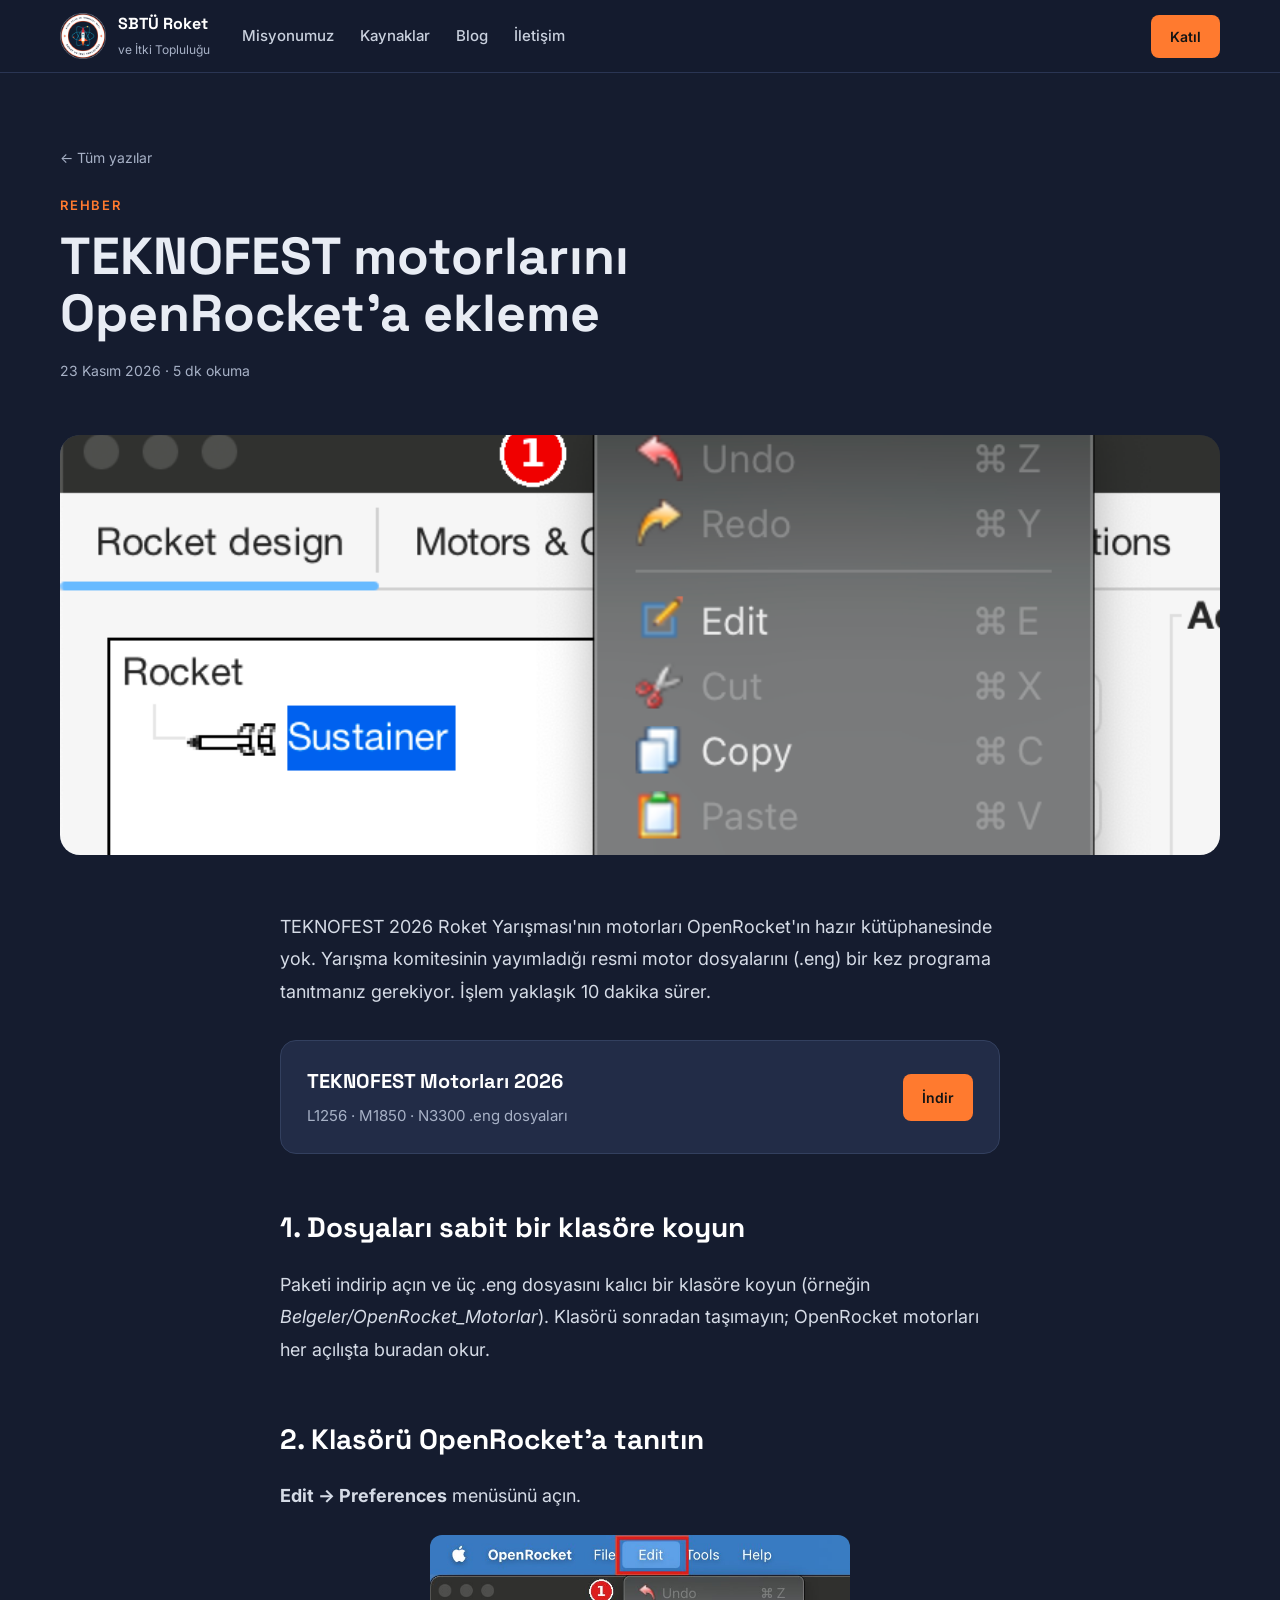
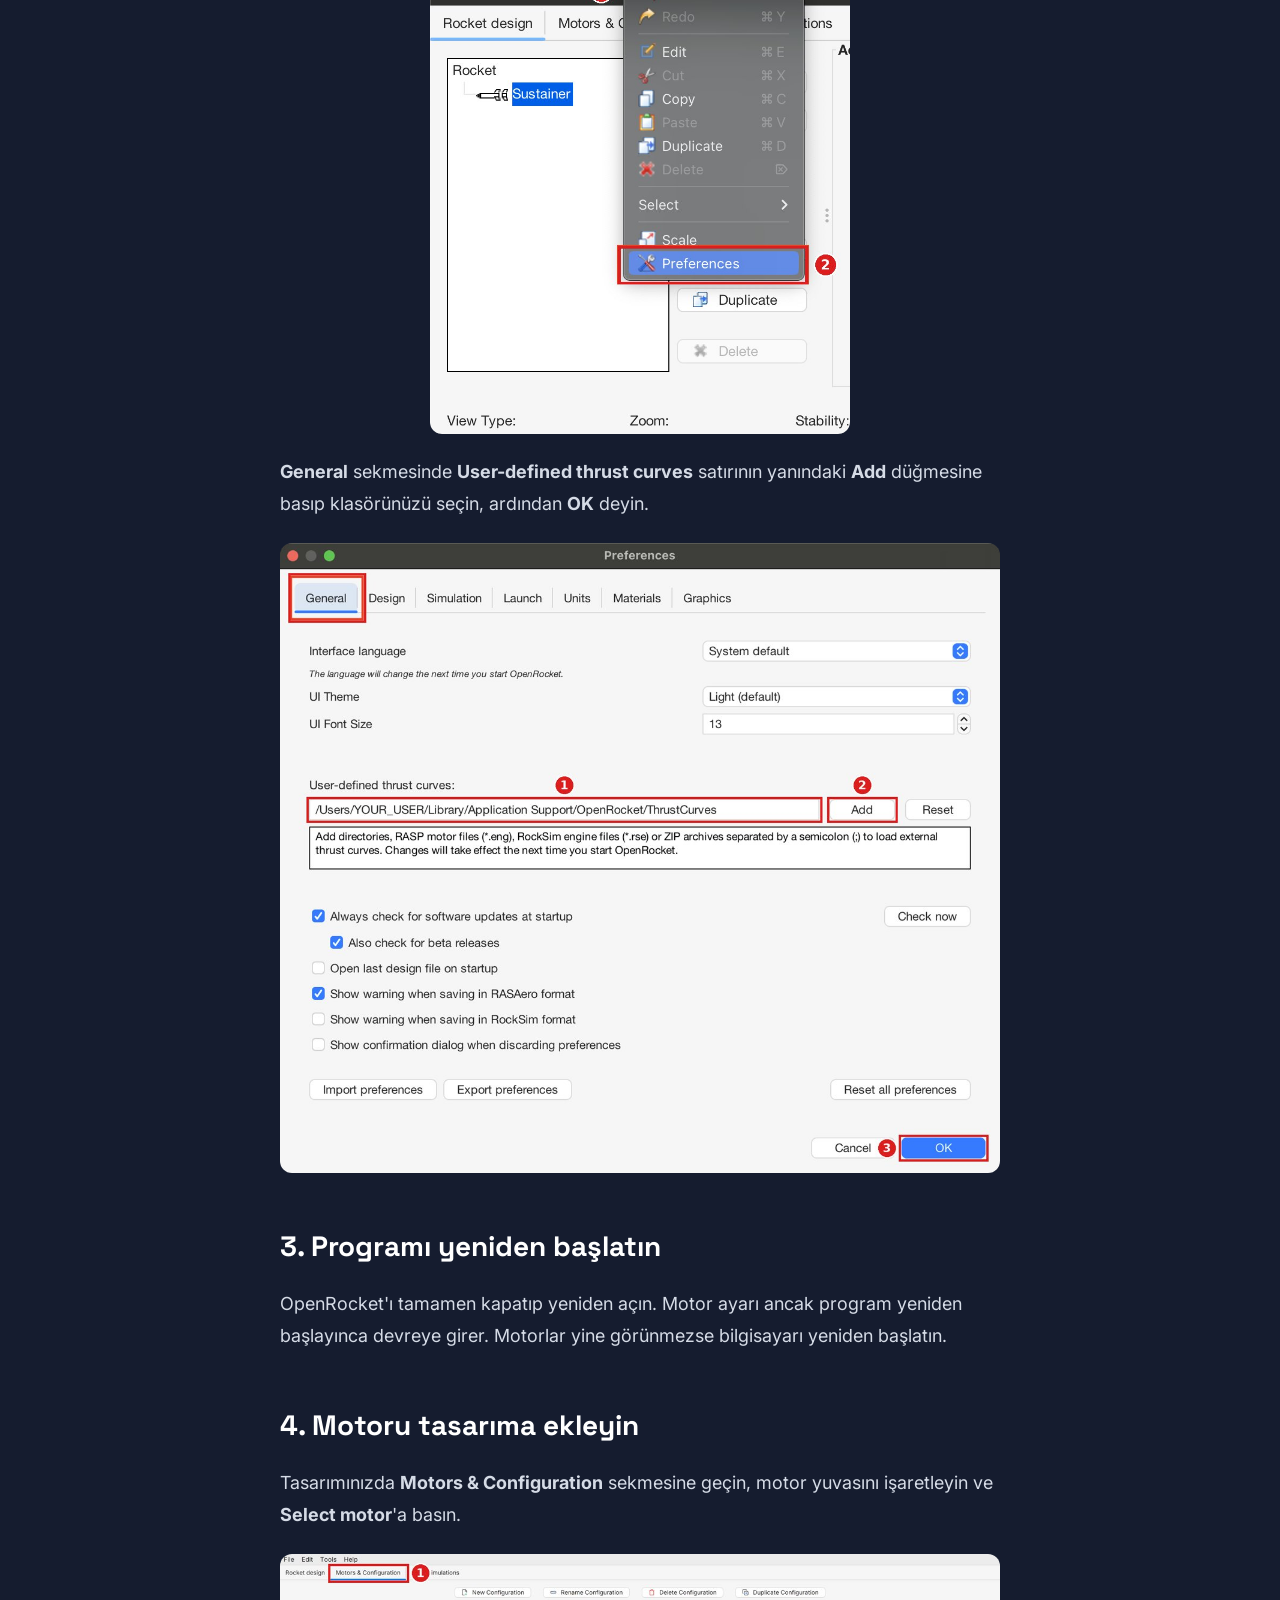
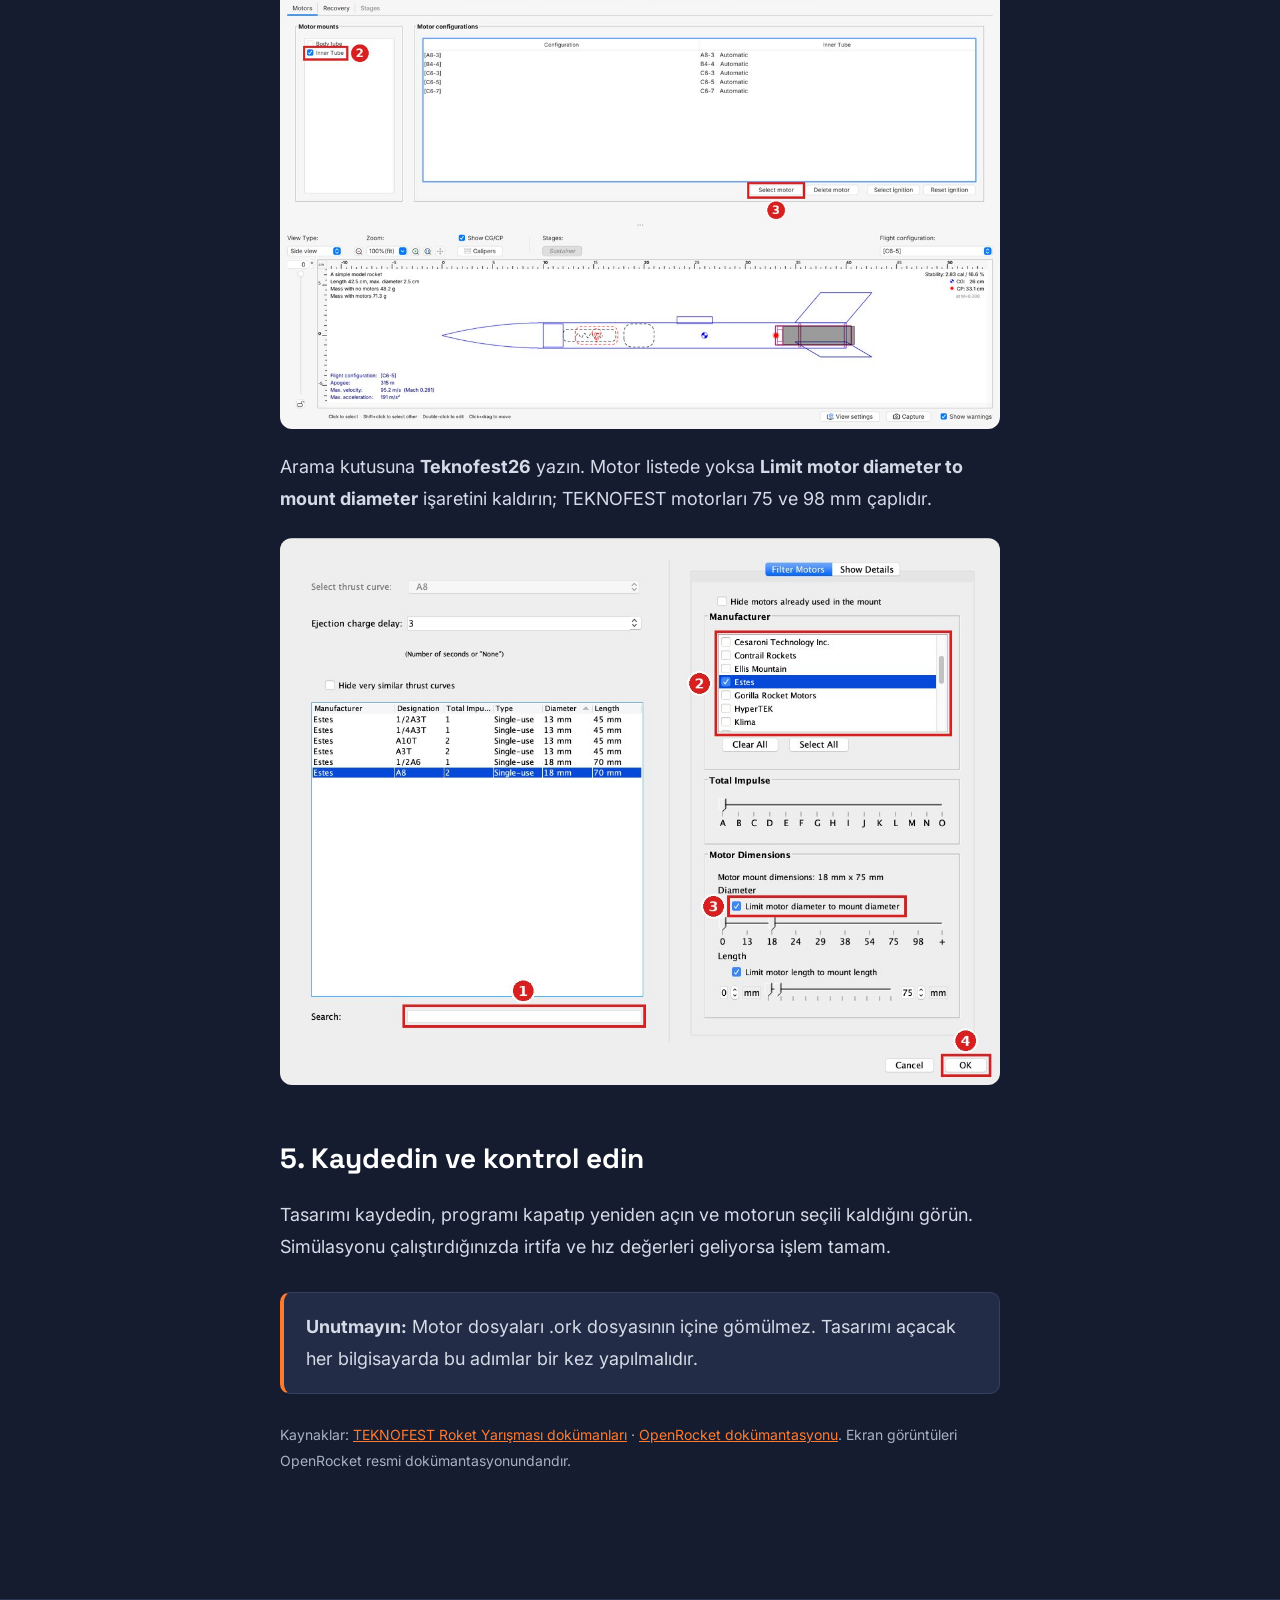
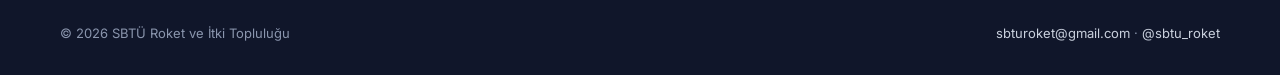
<file: blog/teknofest-motorlari-openrocket.html>
<!doctype html>
<html lang="tr">
<head>
<meta charset="utf-8">
<meta name="viewport" content="width=device-width, initial-scale=1">
<title>TEKNOFEST motorlarını OpenRocket'a ekleme · SBTÜ Roket ve İtki Topluluğu</title>
<meta name="description" content="TEKNOFEST 2026 motor dosyalarını OpenRocket programına 5 adımda ekleme rehberi.">
<link rel="icon" href="../assets/favicon.png">
<link rel="preconnect" href="https://fonts.googleapis.com">
<link rel="preconnect" href="https://fonts.gstatic.com" crossorigin>
<link href="https://fonts.googleapis.com/css2?family=Space+Grotesk:wght@500;700&family=Inter:wght@400;500;600&display=swap" rel="stylesheet">
<link rel="stylesheet" href="../assets/style.css">
</head>
<body>
<header class="ust">
<div class="kap">
<a class="marka" href="../index.html"><img src="../assets/logo.png" alt="SBTÜ Roket ve İtki Topluluğu logosu" width="46" height="46"><span><b>SBTÜ Roket</b><small>ve İtki Topluluğu</small></span></a>
<nav class="menu" aria-label="Ana menü"><a href="../index.html#misyon">Misyonumuz</a><a href="../index.html#kaynaklar">Kaynaklar</a><a href="../index.html#blog">Blog</a><a href="../index.html#iletisim">İletişim</a></nav>
<div class="ust-sag"><a class="btn btn-ana btn-kucuk" href="https://chat.whatsapp.com/FBx9B10y2oZHvUGBucpbbo" target="_blank" rel="noopener">Katıl</a></div>
</div>
</header>
<main>
<div class="kap makale-ust">
<a class="geri" href="../index.html#blog">← Tüm yazılar</a>
<p class="ust-etiket">Rehber</p>
<h1>TEKNOFEST motorlarını OpenRocket'a ekleme</h1>
<p class="meta">23 Kasım 2026 · 5 dk okuma</p>
</div>
<div class="kap"><div class="makale-kapak" style="background:linear-gradient(135deg,#33405F,#151C2F)"><span class="foto-etiket"></span><img class="foto" src="../img/motor-rehberi.png" alt="OpenRocket ayarlar penceresi" onload="this.previousElementSibling.remove()" onerror="this.setAttribute('data-yok','')"></div></div>
<article class="makale">
<p>TEKNOFEST 2026 Roket Yarışması'nın motorları OpenRocket'ın hazır kütüphanesinde yok. Yarışma komitesinin yayımladığı resmi motor dosyalarını (.eng) bir kez programa tanıtmanız gerekiyor. İşlem yaklaşık 10 dakika sürer.</p>

<a class="kutu-link" href="../index.html#kaynaklar"><span><b style="display:block;font-family:var(--baslik);font-size:20px">TEKNOFEST Motorları 2026</b><span style="color:var(--metin-3);font-size:15px">L1256 · M1850 · N3300 .eng dosyaları</span></span><span class="btn btn-ana btn-kucuk">İndir</span></a>

<h2>1. Dosyaları sabit bir klasöre koyun</h2>
<p>Paketi indirip açın ve üç .eng dosyasını kalıcı bir klasöre koyun (örneğin <em>Belgeler/OpenRocket_Motorlar</em>). Klasörü sonradan taşımayın; OpenRocket motorları her açılışta buradan okur.</p>

<h2>2. Klasörü OpenRocket'a tanıtın</h2>
<p><strong>Edit → Preferences</strong> menüsünü açın.</p>
<img src="../img/rehber/s1_edit_preferences.jpg" alt="Edit menüsünden Preferences seçimi, kırmızı ile işaretli" style="border-radius:12px;margin:0 auto 22px;max-width:420px">
<p><strong>General</strong> sekmesinde <strong>User-defined thrust curves</strong> satırının yanındaki <strong>Add</strong> düğmesine basıp klasörünüzü seçin, ardından <strong>OK</strong> deyin.</p>
<img src="../img/rehber/s2_user_thrust_curves.jpg" alt="User-defined thrust curves alanı ve Add düğmesi işaretli" style="border-radius:12px;margin-bottom:22px">

<h2>3. Programı yeniden başlatın</h2>
<p>OpenRocket'ı tamamen kapatıp yeniden açın. Motor ayarı ancak program yeniden başlayınca devreye girer. Motorlar yine görünmezse bilgisayarı yeniden başlatın.</p>

<h2>4. Motoru tasarıma ekleyin</h2>
<p>Tasarımınızda <strong>Motors &amp; Configuration</strong> sekmesine geçin, motor yuvasını işaretleyin ve <strong>Select motor</strong>'a basın.</p>
<img src="../img/rehber/s3_motor_config.jpg" alt="Motors and Configuration sekmesi, motor yuvası ve Select motor işaretli" style="border-radius:12px;margin-bottom:22px">
<p>Arama kutusuna <strong>Teknofest26</strong> yazın. Motor listede yoksa <strong>Limit motor diameter to mount diameter</strong> işaretini kaldırın; TEKNOFEST motorları 75 ve 98 mm çaplıdır.</p>
<img src="../img/rehber/s4_select_motor.jpg" alt="Motor seçim penceresinde arama, üretici, çap filtresi ve OK işaretli" style="border-radius:12px;margin-bottom:22px">

<h2>5. Kaydedin ve kontrol edin</h2>
<p>Tasarımı kaydedin, programı kapatıp yeniden açın ve motorun seçili kaldığını görün. Simülasyonu çalıştırdığınızda irtifa ve hız değerleri geliyorsa işlem tamam.</p>
<div class="not"><strong>Unutmayın:</strong> Motor dosyaları .ork dosyasının içine gömülmez. Tasarımı açacak her bilgisayarda bu adımlar bir kez yapılmalıdır.</div>
<p style="font-size:14px;color:var(--metin-3)">Kaynaklar: <a href="https://teknofest.org/tr/yarismalar/roket-yarismasi/">TEKNOFEST Roket Yarışması dokümanları</a> · <a href="https://openrocket.readthedocs.io/en/latest/setup/preferences.html">OpenRocket dokümantasyonu</a>. Ekran görüntüleri OpenRocket resmi dokümantasyonundandır.</p>
</article>
</main>
<footer class="alt"><div class="kap"><div class="dip"><span>© 2026 SBTÜ Roket ve İtki Topluluğu</span><span><a class="lnk" href="mailto:sbturoket@gmail.com">sbturoket@gmail.com</a> · <a class="lnk" href="https://instagram.com/sbtu_roket">@sbtu_roket</a></span></div></div></footer>
</body>
</html>
</file>
<file: assets/style.css>
/* SBTÜ Roket ve İtki Topluluğu – site stilleri */
:root{
  --lacivert:#151C2F; --lacivert-2:#1B2339; --lacivert-3:#222C47; --cizgi:#2A3553; --cizgi-2:#33405F;
  --turuncu:#FF7A2F; --turuncu-koyu:#D9621C; --metin:#E8ECF4; --metin-2:#B8C1D3; --metin-3:#A7B1C6;
  --acik:#F4F5F8; --acik-cizgi:#DDE1EA; --koyu-metin:#121A2E; --koyu-metin-2:#4A5570;
  --baslik:'Space Grotesk',sans-serif; --govde:'Inter',sans-serif;
}
*{box-sizing:border-box}
html{scroll-behavior:smooth}
body{margin:0;background:var(--lacivert);color:var(--metin);font-family:var(--govde);line-height:1.5;-webkit-font-smoothing:antialiased}
img{max-width:100%;display:block}
a{color:var(--turuncu)}a:hover{color:#FFA36B}
.kap{max-width:1240px;margin:0 auto;padding:0 40px}
@media (max-width:640px){.kap{padding:0 20px}}
.ust-etiket{margin:0 0 12px;color:var(--turuncu);font-size:13px;font-weight:600;letter-spacing:.14em;text-transform:uppercase}
.acik .ust-etiket{color:var(--turuncu-koyu)}
h1,h2,h3{font-family:var(--baslik);margin:0}
h2.bolum{font-size:clamp(30px,4vw,42px);line-height:1.15;font-weight:700}
.bolum-pad{padding:104px 0}
@media (max-width:640px){.bolum-pad{padding:72px 0}}
.acik{background:var(--acik);color:var(--koyu-metin)}
.koyu2{background:var(--lacivert-2);border-top:1px solid var(--cizgi);border-bottom:1px solid var(--cizgi)}

/* butonlar */
.btn{display:inline-flex;align-items:center;gap:8px;text-decoration:none;font-weight:600;padding:14px 24px;border-radius:8px;font-size:15px;border:1px solid transparent;cursor:pointer;font-family:var(--govde)}
.btn-ana{background:var(--turuncu);color:#141414}.btn-ana:hover{background:#FF8D4D;color:#141414}
.btn-cam{background:rgba(255,255,255,.08);border-color:rgba(255,255,255,.25);color:#fff}.btn-cam:hover{background:rgba(255,255,255,.14);color:#fff}
.btn-cizgi{border-color:#56648A;color:#fff}.btn-cizgi:hover{border-color:var(--turuncu);color:#fff}
.btn-kucuk{padding:10px 18px;font-size:14px}

/* duyuru + menü */
.duyuru{display:block;background:var(--turuncu);color:#141414;text-decoration:none;text-align:center;padding:10px 20px;font-size:14px}
.duyuru:hover{color:#141414;background:#FF8D4D}
header.ust{position:sticky;top:0;z-index:50;background:rgba(21,28,47,.94);backdrop-filter:blur(10px);border-bottom:1px solid var(--cizgi)}
.ust .kap{display:flex;align-items:center;gap:32px;padding-top:12px;padding-bottom:12px;flex-wrap:wrap}
.marka{display:flex;align-items:center;gap:12px;text-decoration:none;color:#fff}
.marka img{width:46px;height:46px}
.marka b{font-family:var(--baslik);font-size:16px;display:block}.marka small{font-size:12px;color:var(--metin-3)}
nav.menu{display:flex;gap:26px;flex:1 1 auto;flex-wrap:wrap;font-size:15px;font-weight:500}
nav.menu a,.alt a.lnk{color:#C9D0DD;text-decoration:none}nav.menu a:hover,.alt a.lnk:hover{color:#fff}
.ust-sag{display:flex;align-items:center;gap:14px}
.dil{display:flex;border:1px solid #3E4B6B;border-radius:8px;overflow:hidden;font-size:13px;font-weight:600}
.dil button{background:none;border:0;padding:7px 10px;color:var(--metin-3);cursor:pointer;font-family:var(--govde);font-weight:600}
.dil button[aria-pressed="true"]{background:var(--cizgi);color:#fff}
.ikon{color:#C9D0DD;display:flex}.ikon:hover{color:#fff}
@media (max-width:900px){nav.menu{order:3;flex-basis:100%;gap:18px;font-size:14px}}

/* hero */
.hero{position:relative;overflow:hidden;min-height:640px;background:#0F1526;display:flex;align-items:center}
.hero svg.sahne,.hero img.hero-foto{position:absolute;inset:0;width:100%;height:100%;object-fit:cover}
.hero .karartma{position:absolute;inset:0;background:linear-gradient(90deg,rgba(15,21,38,.93),rgba(15,21,38,.45) 55%,rgba(15,21,38,0))}
.hero .kap{position:relative;width:100%;padding-top:96px;padding-bottom:96px}
.hero h1{max-width:640px;font-size:clamp(40px,6vw,64px);line-height:1.05;font-weight:700;letter-spacing:-.02em;color:#fff}
.hero p.giris{margin:24px 0 0;max-width:520px;font-size:18px;line-height:1.65;color:#D5DBE6}
.hero .butonlar{display:flex;gap:12px;margin-top:34px;flex-wrap:wrap}
.hero .uni{margin:0 0 18px;display:inline-flex;align-items:center;gap:10px;font-size:13px;font-weight:600;letter-spacing:.14em;color:#FFB37F}
.hero .uni:before{content:"";width:8px;height:8px;border-radius:50%;background:var(--turuncu)}
@keyframes duman{0%{transform:translateY(0) scale(1);opacity:.8}100%{transform:translateY(-10px) scale(1.05);opacity:1}}
.duman{animation:duman 6s ease-in-out infinite alternate;transform-origin:center}

/* sayılar */
.sayilar .kap{display:grid;grid-template-columns:repeat(auto-fit,minmax(200px,1fr))}
.sayi{padding:28px 24px;border-right:1px solid var(--cizgi)}.sayi:last-child{border-right:0}
.sayi b{display:block;font-family:var(--baslik);font-size:34px;color:#fff}.sayi span{color:var(--metin-3);font-size:14px}

/* misyon */
.misyon-ust{display:flex;flex-wrap:wrap;gap:48px;align-items:end;margin-bottom:56px}
.misyon-ust h2{flex:1 1 520px}.misyon-ust p{flex:1 1 340px;margin:0;color:var(--koyu-metin-2);font-size:17px;line-height:1.7}
.ayaklar{display:grid;grid-template-columns:repeat(auto-fit,minmax(260px,1fr));gap:20px;margin-bottom:88px}
.ayak{background:#fff;border:1px solid var(--acik-cizgi);border-radius:16px;padding:30px}
.ayak .ik{width:48px;height:48px;border-radius:12px;background:#FFE9DC;color:var(--turuncu-koyu);display:flex;align-items:center;justify-content:center;margin-bottom:18px}
.ayak h3{font-size:20px;margin-bottom:10px}.ayak p{margin:0;color:var(--koyu-metin-2);font-size:15px;line-height:1.65}
.zigzag{display:flex;flex-wrap:wrap;align-items:center;gap:56px;margin-bottom:80px}.zigzag:last-child{margin-bottom:0}
.zigzag.ters{flex-wrap:wrap-reverse}
.zigzag .gorsel{flex:1 1 460px;height:340px;border-radius:16px;background:#fff;border:1px solid var(--acik-cizgi);overflow:hidden;position:relative}
.zigzag .gorsel img{width:100%;height:100%;object-fit:cover;position:absolute;inset:0}
.zigzag .yazi{flex:1 1 400px}.zigzag .no{margin:0 0 10px;font-family:var(--baslik);color:var(--turuncu-koyu)}
.zigzag h3{font-size:30px;margin-bottom:16px}.zigzag p.y{margin:0 0 20px;color:var(--koyu-metin-2);font-size:17px;line-height:1.7}

/* kartlar */
.izgara{display:grid;grid-template-columns:repeat(auto-fit,minmax(260px,1fr));gap:20px}
.kart{background:var(--lacivert-3);border:1px solid var(--cizgi-2);border-radius:16px;padding:28px;display:flex;flex-direction:column;gap:12px;transition:transform .25s ease,border-color .25s ease}
.kart:hover{transform:translateY(-4px);border-color:var(--turuncu)}
.kart h3{font-size:20px}.kart p{margin:0;color:var(--metin-2);font-size:15px;line-height:1.6}
.rozet{align-self:flex-start;font-size:12px;font-weight:600;color:#FFB37F;background:rgba(255,122,47,.12);padding:6px 10px;border-radius:6px}
.ekip-ik{width:48px;height:48px;border-radius:12px;background:rgba(255,122,47,.14);display:flex;align-items:center;justify-content:center;color:var(--turuncu);font-family:var(--baslik);font-weight:700;font-size:18px}
.kart .alt-satir{margin-top:auto;display:flex;align-items:center;justify-content:space-between;gap:12px;padding-top:16px;border-top:1px solid var(--cizgi-2)}
.sayac{display:flex;align-items:center;gap:6px;color:var(--metin-3);font-size:14px}
.bas-satir{display:flex;justify-content:space-between;align-items:end;gap:24px;flex-wrap:wrap;margin-bottom:44px}

/* etkinlik */
.etk{display:flex;align-items:center;gap:28px;flex-wrap:wrap;padding:24px 16px;border-bottom:1px solid var(--acik-cizgi);border-radius:12px;transition:background .2s}
.etk:hover{background:#fff}
.tarih{width:72px;text-align:center;background:#fff;border:1px solid var(--acik-cizgi);border-radius:12px;padding:10px 0}
.tarih b{display:block;font-family:var(--baslik);font-size:26px}.tarih span{font-size:12px;color:var(--turuncu-koyu);font-weight:600}
.etk h3{font-size:20px;margin-bottom:6px}.etk p{margin:0;color:var(--koyu-metin-2);font-size:15px}
.etiket{font-size:13px;font-weight:600;color:#B4500F;background:#FFE9DC;padding:7px 12px;border-radius:999px}

/* drive bandı */
.drive{margin-top:28px;background:var(--lacivert-3);border:1px solid var(--cizgi-2);border-radius:16px;padding:24px 28px;display:flex;align-items:center;gap:20px;flex-wrap:wrap}
.drive .dl{width:48px;height:48px;border-radius:12px;background:#fff;display:flex;align-items:center;justify-content:center}
.drive h3{font-size:18px;font-family:var(--govde);font-weight:600;margin-bottom:4px}.drive p{margin:0;color:var(--metin-2);font-size:15px}

/* blog kartı */
.yazi-kart{text-decoration:none;color:var(--koyu-metin);background:#fff;border:1px solid var(--acik-cizgi);border-radius:16px;overflow:hidden;display:flex;flex-direction:column;transition:transform .25s ease,box-shadow .25s ease}
.yazi-kart:hover{transform:translateY(-4px);box-shadow:0 14px 34px rgba(18,26,46,.10);color:var(--koyu-metin)}
.kapak{height:210px;position:relative;overflow:hidden}
.kapak img{position:absolute;inset:0;width:100%;height:100%;object-fit:cover}
.yazi-kart .ic{padding:24px;display:flex;flex-direction:column;gap:10px}
.yazi-kart .kat{font-size:13px;color:#B4500F;font-weight:600}
.yazi-kart h3{font-size:20px;line-height:1.35}.yazi-kart p{margin:0;color:var(--koyu-metin-2);font-size:15px;line-height:1.6}

/* katıl */
.katil-band{background:linear-gradient(120deg,#FF7A2F,#E85A1C);border-radius:24px;padding:56px;display:flex;flex-wrap:wrap;align-items:center;justify-content:space-between;gap:32px;color:#141414}
.katil-band h2{font-size:36px;margin-bottom:10px}.katil-band p{margin:0;font-size:17px;color:#2A1608}
.katil-band .bt{display:flex;gap:12px;flex-wrap:wrap}
.btn-siyah{background:#141414;color:#fff}.btn-siyah:hover{background:#000;color:#fff}
.btn-beyaz{background:#fff;color:#141414}.btn-beyaz:hover{background:#FFF3EC;color:#141414}
@media (max-width:640px){.katil-band{padding:32px}}

/* alt bilgi */
footer.alt{background:#10162A;border-top:1px solid var(--cizgi)}
.alt .sutunlar{display:grid;grid-template-columns:repeat(auto-fit,minmax(200px,1fr));gap:40px;padding:64px 0 48px;border-bottom:1px solid var(--cizgi)}
.alt .sutun{display:flex;flex-direction:column;gap:10px;font-size:14px}
.alt .sutun b{color:#fff;margin-bottom:4px}
.alt .dip{display:flex;justify-content:space-between;gap:16px;flex-wrap:wrap;color:#8A95AD;font-size:13px;padding:24px 0 32px}

/* fotoğraf yer tutucu etiketi */
.foto-etiket{position:absolute;left:14px;bottom:12px;font-size:12px;color:#fff;background:rgba(0,0,0,.4);padding:5px 10px;border-radius:999px;z-index:1}
img.foto[data-yok]{display:none}

/* blog yazısı sayfası */
.makale-ust{padding-top:72px;padding-bottom:40px}
.makale-ust .geri{display:inline-block;margin-bottom:28px;color:var(--metin-3);text-decoration:none;font-size:14px}
.makale-ust h1{font-size:clamp(34px,5vw,52px);line-height:1.1;max-width:860px}
.makale-ust .meta{margin-top:18px;color:var(--metin-3);font-size:14px}
.makale-kapak{height:420px;border-radius:20px;overflow:hidden;position:relative;margin-bottom:56px}
.makale-kapak img{position:absolute;inset:0;width:100%;height:100%;object-fit:cover}
.makale{max-width:760px;margin:0 auto;padding:0 20px 104px;font-size:18px;line-height:1.8;color:#D5DBE6}
.makale h2{font-size:28px;margin:48px 0 16px;color:#fff}
.makale p{margin:0 0 22px}
.makale ul,.makale ol{margin:0 0 22px;padding-left:24px}.makale li{margin-bottom:8px}
.makale .not{background:var(--lacivert-3);border:1px solid var(--cizgi-2);border-left:4px solid var(--turuncu);border-radius:10px;padding:18px 22px;margin:28px 0}
.makale .kutu-link{display:flex;align-items:center;justify-content:space-between;gap:16px;flex-wrap:wrap;background:var(--lacivert-3);border:1px solid var(--cizgi-2);border-radius:16px;padding:22px 26px;margin:32px 0;text-decoration:none;color:#fff}
.makale .kutu-link:hover{border-color:var(--turuncu);color:#fff}
.taslak{background:#3A2814;border:1px dashed var(--turuncu);color:#FFD9C2;padding:2px 6px;border-radius:4px}

/* erişilebilirlik */
.gizli{position:absolute;left:-9999px}
:focus-visible{outline:2px solid var(--turuncu);outline-offset:3px}
@media (prefers-reduced-motion:reduce){*{animation:none!important;transition:none!important;scroll-behavior:auto!important}}

/* mobil düzeltmeler */
@media (max-width:640px){
  header.ust{position:static}
  .ust .kap{gap:14px}
  .ust-sag{margin-left:auto}
  .sayilar .kap{grid-template-columns:repeat(2,minmax(0,1fr))}
  .sayi{border-right:0;border-bottom:1px solid var(--cizgi);padding:20px 12px}
  .sayi b{font-size:28px}
  .hero{min-height:560px}
  .hero .karartma{background:linear-gradient(180deg,rgba(15,21,38,.75),rgba(15,21,38,.9))}
  .zigzag .gorsel{height:260px}
}

/* dönem zaman çizelgesi */
.zaman{list-style:none;margin:0;padding:0;display:grid;grid-template-columns:repeat(auto-fit,minmax(150px,1fr));gap:0;position:relative}
.zaman:before{content:"";position:absolute;left:0;right:0;top:9px;height:2px;background:var(--cizgi-2)}
.zaman li{position:relative;padding:34px 16px 0 0;display:flex;flex-direction:column;gap:6px}
.zaman li:before{content:"";position:absolute;top:2px;left:0;width:16px;height:16px;border-radius:50%;background:var(--lacivert);border:3px solid var(--turuncu)}
.zaman li.simdi:before{background:var(--turuncu);box-shadow:0 0 0 6px rgba(255,122,47,.2)}
.zaman time{font-family:var(--baslik);font-size:14px;color:var(--turuncu)}
.zaman b{font-size:16px;color:#fff}.zaman span{font-size:14px;color:var(--metin-3);line-height:1.5}
@media (max-width:640px){.zaman{grid-template-columns:1fr;padding-left:24px}.zaman:before{left:7px;right:auto;top:0;bottom:0;width:2px;height:auto}.zaman li{padding:0 0 24px 8px}.zaman li:before{left:-24px}}
</file>
